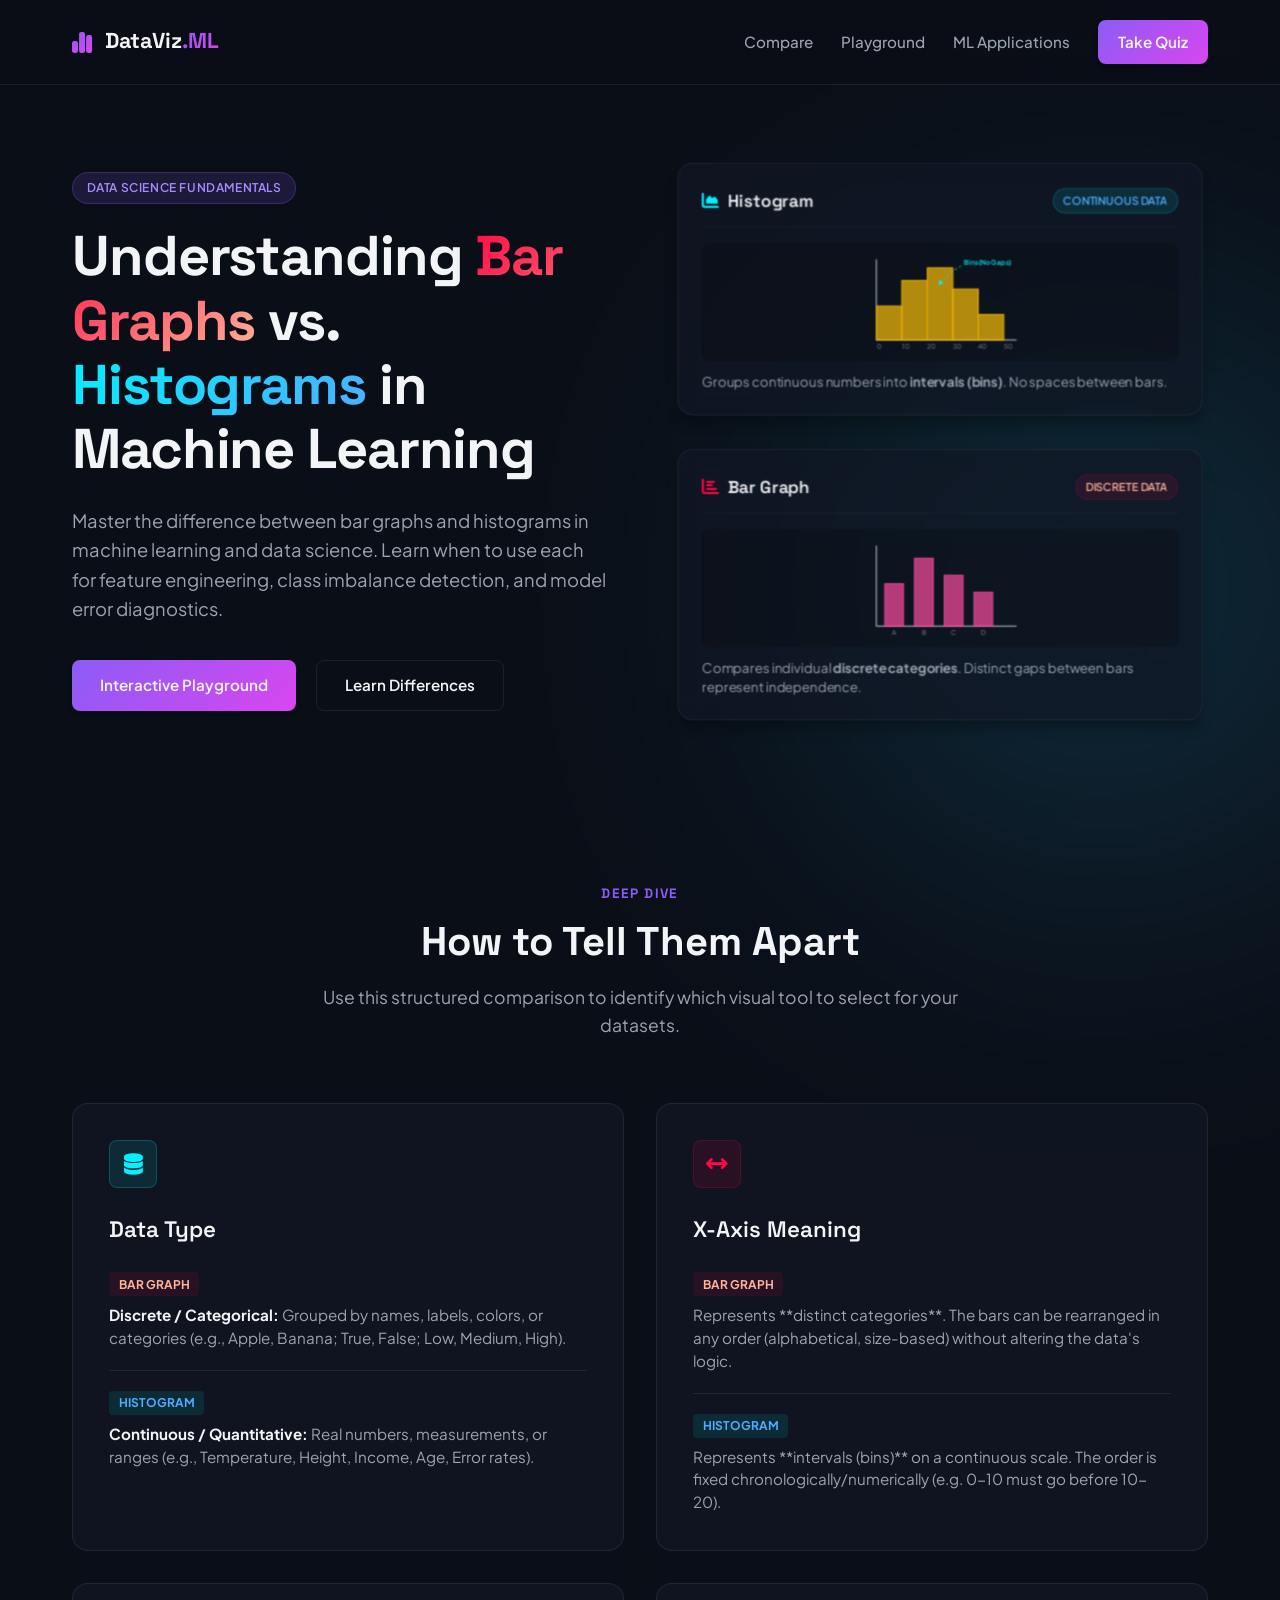
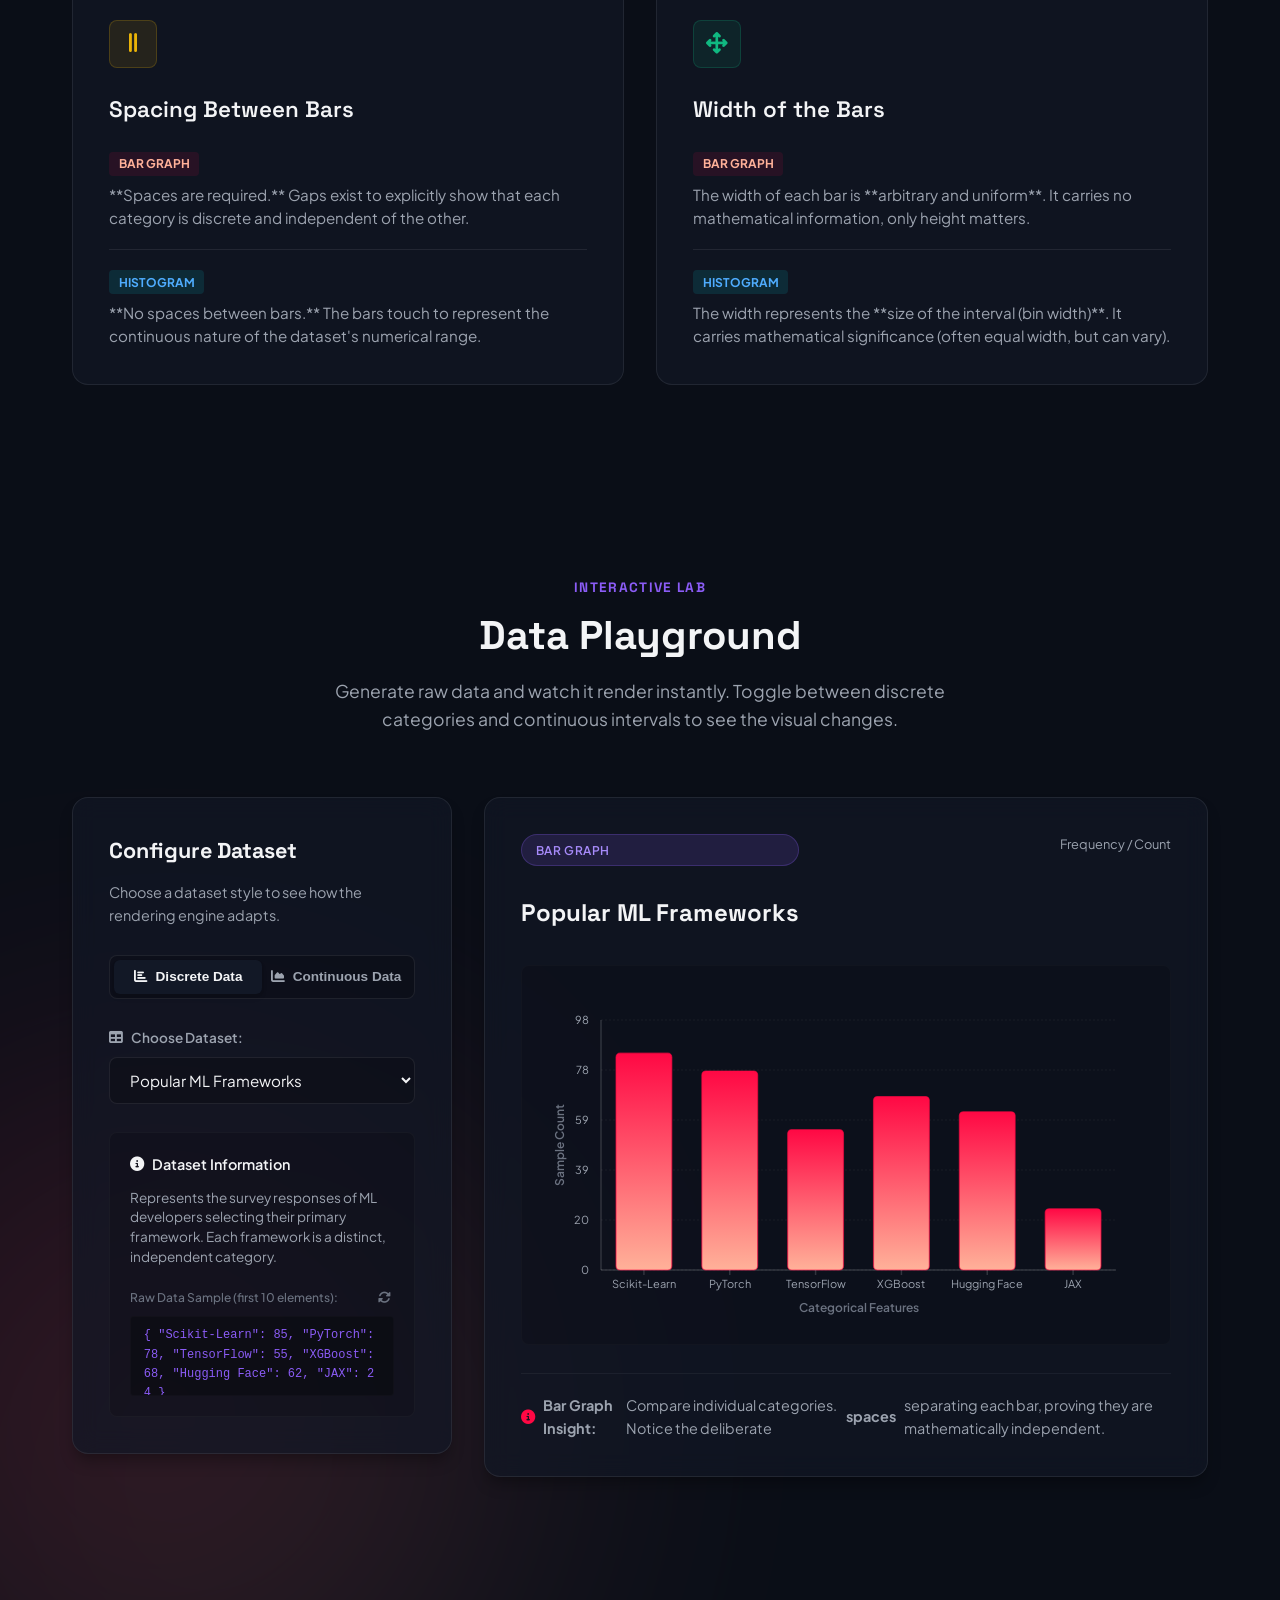
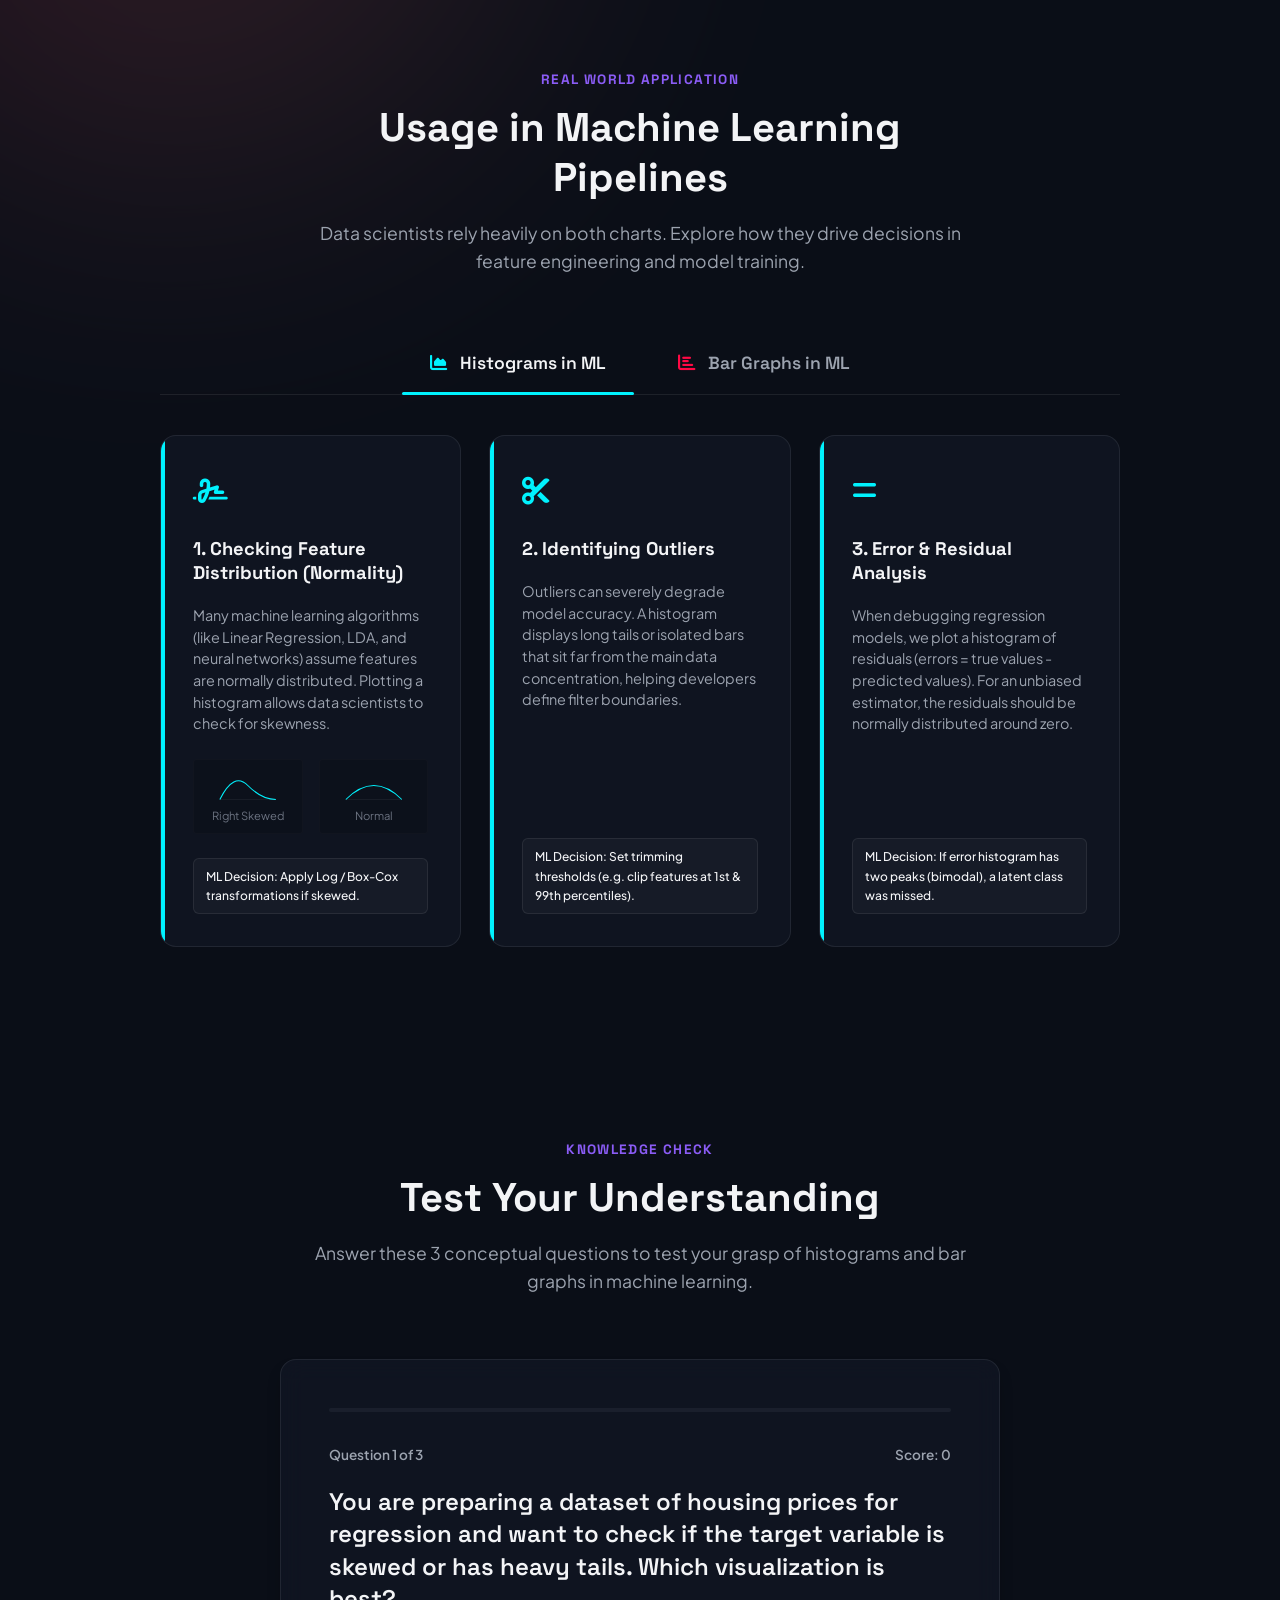
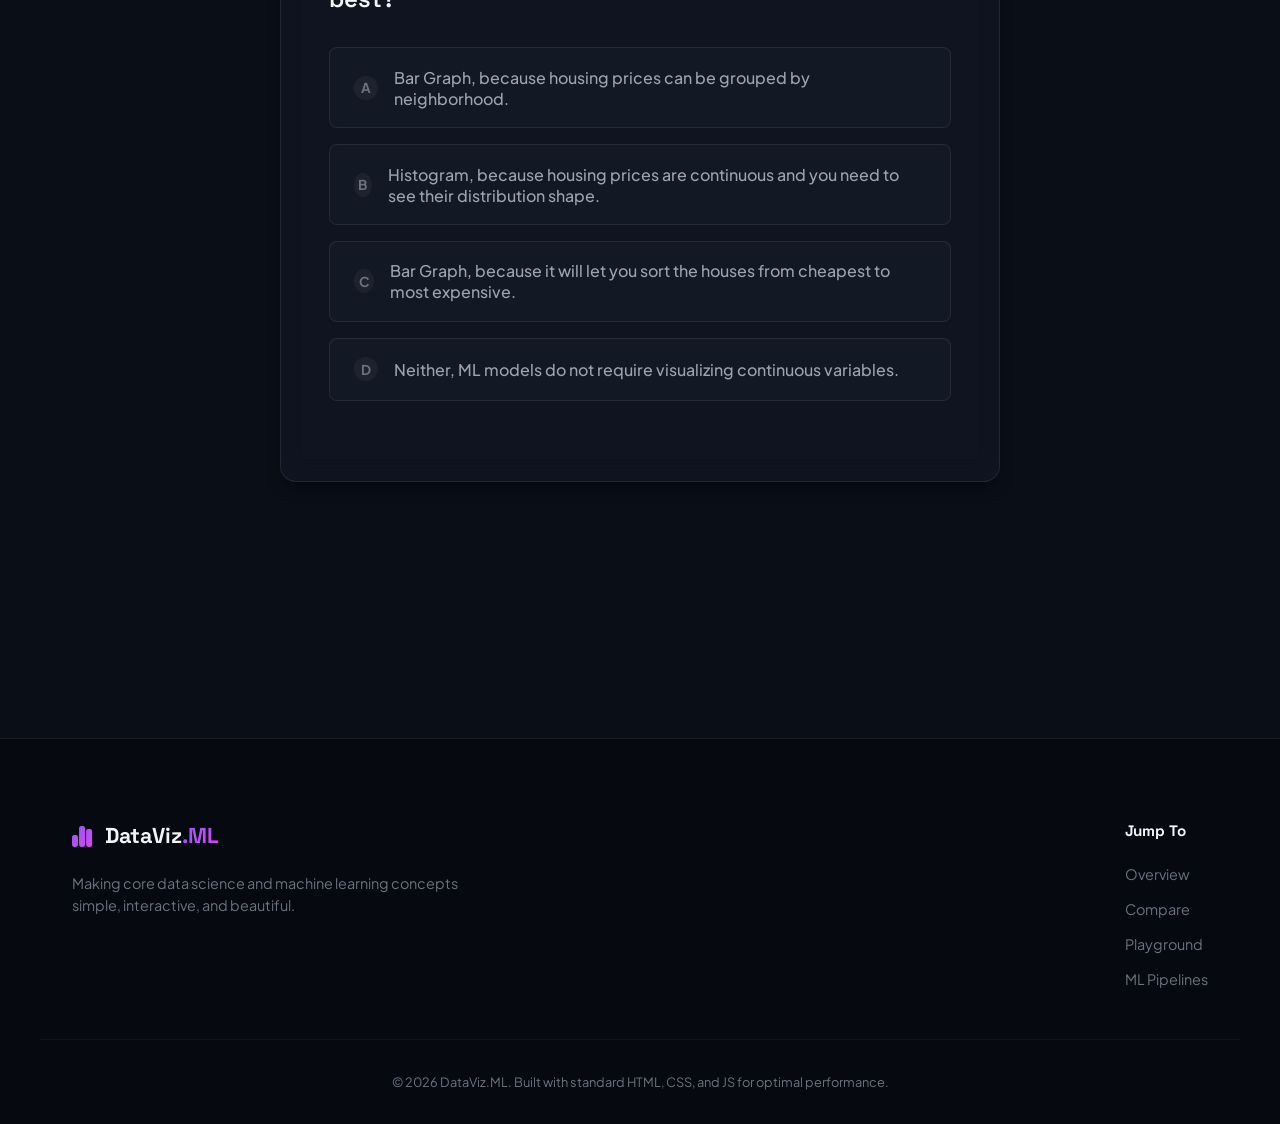
<file: index.html>
<!DOCTYPE html>
<html lang="en">
<head>
    <meta charset="UTF-8">
    <meta name="viewport" content="width=device-width, initial-scale=1.0">
    <title>Bar Graph vs. Histogram in Machine Learning: Interactive Guide</title>
    <!-- SEO Meta Tags -->
    <meta name="description" content="Master the difference between Bar Graphs and Histograms. Explore interactive datasets, adjust bin counts dynamically, and learn their roles in data science and ML pipelines.">
    <meta name="keywords" content="bar graph, histogram, machine learning, data science, feature engineering, residuals, class imbalance, data visualization, bins">
    <link rel="canonical" href="https://dataviz.ml/bar-vs-histogram">

    <!-- Open Graph / Facebook -->
    <meta property="og:type" content="website">
    <meta property="og:url" content="https://dataviz.ml/bar-vs-histogram">
    <meta property="og:title" content="Bar Graph vs. Histogram in Machine Learning: Interactive Guide">
    <meta property="og:description" content="Master the difference between Bar Graphs and Histograms. Explore interactive datasets, adjust bin counts dynamically, and learn their roles in data science and ML pipelines.">
    <meta property="og:image" content="https://dataviz.ml/assets/preview.png">

    <!-- Twitter -->
    <meta name="twitter:card" content="summary_large_image">
    <meta name="twitter:url" content="https://dataviz.ml/bar-vs-histogram">
    <meta name="twitter:title" content="Bar Graph vs. Histogram in Machine Learning: Interactive Guide">
    <meta name="twitter:description" content="Master the difference between Bar Graphs and Histograms. Explore interactive datasets, adjust bin counts dynamically, and learn their roles in data science and ML pipelines.">
    <meta name="twitter:image" content="https://dataviz.ml/assets/preview.png">

    <!-- JSON-LD Structured Data / Schema.org -->
    <script type="application/ld+json">
    {
      "@context": "https://schema.org",
      "@type": "TechArticle",
      "headline": "Bar Graph vs. Histogram in Machine Learning: Interactive Guide",
      "description": "An interactive comparison between Bar Graphs and Histograms, explaining their key differences and critical applications in feature engineering, residuals, and class imbalance in data science and ML.",
      "genre": "Data Science & Machine Learning Education",
      "keywords": "bar graph, histogram, machine learning, data science, feature engineering, residuals, class imbalance, bins, data visualization",
      "inLanguage": "en",
      "audience": {
        "@type": "Audience",
        "audienceType": "Data Scientists, Machine Learning Engineers, Students"
      },
      "educationalUse": "Interactive Learning Tool, Concept Guide",
      "learningResourceType": "Tutorial",
      "isAccessibleForFree": "True"
    }
    </script>

    <!-- Google Fonts -->
    <link rel="preconnect" href="https://fonts.googleapis.com">
    <link rel="preconnect" href="https://fonts.gstatic.com" crossorigin>
    <link href="https://fonts.googleapis.com/css2?family=Plus+Jakarta+Sans:wght@300;400;500;600;700;800&family=Space+Grotesk:wght@400;500;600;700&display=swap" rel="stylesheet">
    <!-- FontAwesome for Icons -->
    <link rel="stylesheet" href="https://cdnjs.cloudflare.com/ajax/libs/font-awesome/6.4.0/css/all.min.css">
    <!-- Stylesheet -->
    <link rel="stylesheet" href="style.css">
</head>
<body>
    <!-- Background glow elements for rich aesthetic -->
    <div class="glow-bg">
        <div class="glow-sphere glow-sphere-1"></div>
        <div class="glow-sphere glow-sphere-2"></div>
    </div>

    <!-- Header Navigation -->
    <header>
        <div class="nav-container">
            <a href="#" class="logo" id="logoLink">
                <span class="logo-icon"><i class="fa-solid fa-chart-simple"></i></span>
                <span class="logo-text">DataViz<span class="highlight">.ML</span></span>
            </a>
            <div class="nav-links">
                <a href="#comparison" class="nav-item" id="navCompare">Compare</a>
                <a href="#playground" class="nav-item" id="navPlayground">Playground</a>
                <a href="#machine-learning" class="nav-item" id="navML">ML Applications</a>
                <a href="#quiz-section" class="nav-item btn-cta" id="navQuiz">Take Quiz</a>
            </div>
        </div>
    </header>

    <main class="content-wrapper">
        <!-- Hero Section -->
        <section class="hero-section" id="hero">
            <div class="hero-content">
                <span class="badge" id="heroBadge">Data Science Fundamentals</span>
                <h1 id="mainTitle">Understanding <span class="text-grad-bar">Bar Graphs</span> vs. <span class="text-grad-hist">Histograms</span> in Machine Learning</h1>
                <p class="hero-description" id="heroDesc">
                    Master the difference between bar graphs and histograms in machine learning and data science. Learn when to use each for feature engineering, class imbalance detection, and model error diagnostics.
                </p>
                <div class="hero-actions">
                    <a href="#playground" class="btn btn-primary" id="btnExplore">Interactive Playground</a>
                    <a href="#comparison" class="btn btn-secondary" id="btnLearnDiff">Learn Differences</a>
                </div>
            </div>

            <!-- Hand-drawn style vs modern visual cards in hero -->
            <div class="hero-visual" id="heroVisual">
                <div class="card visual-card" id="cardHistogram">
                    <div class="card-header">
                        <span class="card-title"><i class="fa-solid fa-chart-area text-hist"></i> Histogram</span>
                        <span class="card-badge bg-hist-dim">Continuous Data</span>
                    </div>
                    <div class="card-body">
                        <!-- Hand-drawn yellow bar concept SVG -->
                        <div class="mini-chart-container">
                            <svg class="hand-drawn-svg" viewBox="0 0 200 120" id="svgHeroHist" role="img" aria-labelledby="svgHeroHistTitle svgHeroHistDesc">
                                <title id="svgHeroHistTitle">Histogram Concept Chart</title>
                                <desc id="svgHeroHistDesc">An educational diagram showing adjacent yellow bars over a continuous interval from 0 to 50, pointing to the bins without any spaces between them.</desc>
                                <line x1="25" y1="10" x2="25" y2="105" stroke="var(--text-secondary)" stroke-width="1.5" />
                                <line x1="25" y1="105" x2="190" y2="105" stroke="var(--text-secondary)" stroke-width="1.5" />
                                <!-- Handdrawn bars (adjacent, yellow) -->
                                <rect x="25" y="65" width="30" height="40" class="bar-hist-hand" />
                                <rect x="55" y="35" width="30" height="70" class="bar-hist-hand" />
                                <rect x="85" y="20" width="30" height="85" class="bar-hist-hand" />
                                <rect x="115" y="45" width="30" height="60" class="bar-hist-hand" />
                                <rect x="145" y="75" width="30" height="30" class="bar-hist-hand" />
                                <!-- Interval markers -->
                                <text x="25" y="115" class="svg-label">0</text>
                                <text x="55" y="115" class="svg-label">10</text>
                                <text x="85" y="115" class="svg-label">20</text>
                                <text x="115" y="115" class="svg-label">30</text>
                                <text x="145" y="115" class="svg-label">40</text>
                                <text x="175" y="115" class="svg-label">50</text>
                                <!-- Arrow pointing to Bins -->
                                <path d="M 125,18 Q 115,22 100,38" fill="none" stroke="var(--color-hist)" stroke-width="1" stroke-dasharray="3,3" marker-end="url(#arrow)" />
                                <text x="128" y="16" class="svg-annotation text-hist">Bins (No Gaps)</text>
                                <!-- Arrow marker -->
                                <defs>
                                    <marker id="arrow" viewBox="0 0 10 10" refX="5" refY="5" markerWidth="6" markerHeight="6" orient="auto-start-reverse">
                                        <path d="M 0 0 L 10 5 L 0 10 z" fill="var(--color-hist)" />
                                    </marker>
                                </defs>
                            </svg>
                        </div>
                        <p class="card-caption">Groups continuous numbers into <strong>intervals (bins)</strong>. No spaces between bars.</p>
                    </div>
                </div>

                <div class="card visual-card" id="cardBarGraph">
                    <div class="card-header">
                        <span class="card-title"><i class="fa-solid fa-chart-bar text-bar"></i> Bar Graph</span>
                        <span class="card-badge bg-bar-dim">Discrete Data</span>
                    </div>
                    <div class="card-body">
                        <!-- Hand-drawn pink bar concept SVG -->
                        <div class="mini-chart-container">
                            <svg class="hand-drawn-svg" viewBox="0 0 200 120" id="svgHeroBar" role="img" aria-labelledby="svgHeroBarTitle svgHeroBarDesc">
                                <title id="svgHeroBarTitle">Bar Graph Concept Chart</title>
                                <desc id="svgHeroBarDesc">An educational diagram showing spaced pink bars representing independent categories A, B, C, and D with spaces between them.</desc>
                                <line x1="25" y1="10" x2="25" y2="105" stroke="var(--text-secondary)" stroke-width="1.5" />
                                <line x1="25" y1="105" x2="190" y2="105" stroke="var(--text-secondary)" stroke-width="1.5" />
                                <!-- Spaced bars (pink) -->
                                <rect x="35" y="55" width="22" height="50" class="bar-bar-hand" />
                                <rect x="70" y="25" width="22" height="80" class="bar-bar-hand" />
                                <rect x="105" y="45" width="22" height="60" class="bar-bar-hand" />
                                <rect x="140" y="65" width="22" height="40" class="bar-bar-hand" />
                                <!-- Category labels -->
                                <text x="46" y="115" class="svg-label" text-anchor="middle">A</text>
                                <text x="81" y="115" class="svg-label" text-anchor="middle">B</text>
                                <text x="116" y="115" class="svg-label" text-anchor="middle">C</text>
                                <text x="151" y="115" class="svg-label" text-anchor="middle">D</text>

                            </svg>
                        </div>
                        <p class="card-caption">Compares individual <strong>discrete categories</strong>. Distinct gaps between bars represent independence.</p>
                    </div>
                </div>
            </div>
        </section>

        <!-- Core Comparison Section -->
        <section class="comparison-section section-padding" id="comparison">
            <div class="section-header">
                <span class="section-tag" id="compareTag">Deep Dive</span>
                <h2 class="section-title" id="compareTitle">How to Tell Them Apart</h2>
                <p class="section-subtitle" id="compareSubtitle">Use this structured comparison to identify which visual tool to select for your datasets.</p>
            </div>

            <div class="grid-comparison">
                <!-- Data Types -->
                <div class="comparison-card">
                    <div class="comp-icon bg-blue-glow"><i class="fa-solid fa-database"></i></div>
                    <h3>Data Type</h3>
                    <div class="comp-detail">
                        <div class="comp-item">
                            <span class="comp-label bar-label">Bar Graph</span>
                            <p><strong>Discrete / Categorical:</strong> Grouped by names, labels, colors, or categories (e.g., Apple, Banana; True, False; Low, Medium, High).</p>
                        </div>
                        <div class="comp-divider"></div>
                        <div class="comp-item">
                            <span class="comp-label hist-label">Histogram</span>
                            <p><strong>Continuous / Quantitative:</strong> Real numbers, measurements, or ranges (e.g., Temperature, Height, Income, Age, Error rates).</p>
                        </div>
                    </div>
                </div>

                <!-- X-Axis Representation -->
                <div class="comparison-card">
                    <div class="comp-icon bg-pink-glow"><i class="fa-solid fa-arrows-left-right"></i></div>
                    <h3>X-Axis Meaning</h3>
                    <div class="comp-detail">
                        <div class="comp-item">
                            <span class="comp-label bar-label">Bar Graph</span>
                            <p>Represents **distinct categories**. The bars can be rearranged in any order (alphabetical, size-based) without altering the data's logic.</p>
                        </div>
                        <div class="comp-divider"></div>
                        <div class="comp-item">
                            <span class="comp-label hist-label">Histogram</span>
                            <p>Represents **intervals (bins)** on a continuous scale. The order is fixed chronologically/numerically (e.g. 0-10 must go before 10-20).</p>
                        </div>
                    </div>
                </div>

                <!-- Spacing & Layout -->
                <div class="comparison-card">
                    <div class="comp-icon bg-yellow-glow"><i class="fa-solid fa-grip-lines-vertical"></i></div>
                    <h3>Spacing Between Bars</h3>
                    <div class="comp-detail">
                        <div class="comp-item">
                            <span class="comp-label bar-label">Bar Graph</span>
                            <p>**Spaces are required.** Gaps exist to explicitly show that each category is discrete and independent of the other.</p>
                        </div>
                        <div class="comp-divider"></div>
                        <div class="comp-item">
                            <span class="comp-label hist-label">Histogram</span>
                            <p>**No spaces between bars.** The bars touch to represent the continuous nature of the dataset's numerical range.</p>
                        </div>
                    </div>
                </div>

                <!-- Bar Width Meaning -->
                <div class="comparison-card">
                    <div class="comp-icon bg-green-glow"><i class="fa-solid fa-arrows-up-down-left-right"></i></div>
                    <h3>Width of the Bars</h3>
                    <div class="comp-detail">
                        <div class="comp-item">
                            <span class="comp-label bar-label">Bar Graph</span>
                            <p>The width of each bar is **arbitrary and uniform**. It carries no mathematical information, only height matters.</p>
                        </div>
                        <div class="comp-divider"></div>
                        <div class="comp-item">
                            <span class="comp-label hist-label">Histogram</span>
                            <p>The width represents the **size of the interval (bin width)**. It carries mathematical significance (often equal width, but can vary).</p>
                        </div>
                    </div>
                </div>
            </div>
        </section>

        <!-- Dynamic Playground Section -->
        <section class="playground-section section-padding" id="playground">
            <div class="section-header">
                <span class="section-tag" id="playTag">Interactive Lab</span>
                <h2 class="section-title" id="playTitle">Data Playground</h2>
                <p class="section-subtitle" id="playSubtitle">Generate raw data and watch it render instantly. Toggle between discrete categories and continuous intervals to see the visual changes.</p>
            </div>

            <div class="playground-layout">
                <!-- Sidebar Controls -->
                <div class="playground-controls card">
                    <h3>Configure Dataset</h3>
                    <p class="controls-intro">Choose a dataset style to see how the rendering engine adapts.</p>
                    
                    <div class="toggle-group">
                        <button class="toggle-btn active" id="btnSelectDiscrete" data-type="discrete">
                            <i class="fa-solid fa-chart-bar"></i> Discrete Data
                        </button>
                        <button class="toggle-btn" id="btnSelectContinuous" data-type="continuous">
                            <i class="fa-solid fa-chart-area"></i> Continuous Data
                        </button>
                    </div>

                    <!-- Dataset Selection Dropdown -->
                    <div class="control-field">
                        <label for="selectDataset"><i class="fa-solid fa-table"></i> Choose Dataset:</label>
                        <select id="selectDataset" class="select-dropdown">
                            <!-- Options populated dynamically by script.js -->
                        </select>
                    </div>

                    <!-- Histogram Bins Config (Hidden for Discrete) -->
                    <div class="control-field" id="binControlContainer" style="display: none;">
                        <div class="slider-header">
                            <label for="inputBins"><i class="fa-solid fa-sliders"></i> Histogram Bins:</label>
                            <span class="slider-value" id="binCountDisplay">8</span>
                        </div>
                        <input type="range" id="inputBins" min="4" max="20" value="8" class="custom-slider">
                        <p class="slider-help">Changing the bin count groups values into wider or narrower ranges, altering the histogram shape.</p>
                    </div>

                    <!-- Dataset Metadata -->
                    <div class="dataset-info">
                        <h4><i class="fa-solid fa-circle-info"></i> Dataset Information</h4>
                        <p id="txtDatasetDesc">Loading dataset description...</p>
                        <div class="data-preview">
                            <div class="preview-header">
                                <span>Raw Data Sample (first 10 elements):</span>
                                <button class="btn-icon" id="btnRegenerateData" title="Regenerate random values"><i class="fa-solid fa-rotate"></i></button>
                            </div>
                            <code id="txtDataSample">[Loading...]</code>
                        </div>
                    </div>
                </div>

                <!-- Active Visual Chart Canvas -->
                <div class="playground-display card">
                    <div class="display-header">
                        <div class="active-chart-type">
                            <span class="badge" id="chartTypeBadge">Bar Graph</span>
                            <h3 id="chartTitle">Dataset Title</h3>
                        </div>
                        <div class="chart-legend">
                            <span class="legend-item"><span class="legend-dot" id="legendDot"></span> Frequency / Count</span>
                        </div>
                    </div>

                    <div class="chart-canvas-wrapper">
                        <!-- Custom SVG Chart generated dynamically -->
                        <div id="interactiveChartContainer" class="interactive-chart">
                            <!-- SVG will be injected here -->
                        </div>
                    </div>

                    <div class="chart-footer">
                        <p class="chart-insight-text" id="chartExplanation">
                            Hover over any bar to inspect specific values.
                        </p>
                    </div>
                </div>
            </div>
        </section>

        <!-- Machine Learning Applications -->
        <section class="ml-section section-padding" id="machine-learning">
            <div class="section-header">
                <span class="section-tag" id="mlTag">Real World Application</span>
                <h2 class="section-title" id="mlTitle">Usage in Machine Learning Pipelines</h2>
                <p class="section-subtitle" id="mlSubtitle">Data scientists rely heavily on both charts. Explore how they drive decisions in feature engineering and model training.</p>
            </div>

            <!-- Modern Tabs -->
            <div class="tab-container">
                <div class="tab-headers">
                    <button class="tab-btn active" id="tabHistBtn" data-target="tab-hist">
                        <i class="fa-solid fa-chart-area text-hist"></i> Histograms in ML
                    </button>
                    <button class="tab-btn" id="tabBarBtn" data-target="tab-bar">
                        <i class="fa-solid fa-chart-bar text-bar"></i> Bar Graphs in ML
                    </button>
                </div>

                <div class="tab-content-wrapper">
                    <!-- Histograms Tab -->
                    <div class="tab-content active" id="tab-hist">
                        <div class="ml-usecase-grid">
                            <div class="usecase-card">
                                <div class="uc-icon"><i class="fa-solid fa-signature"></i></div>
                                <h4>1. Checking Feature Distribution (Normality)</h4>
                                <p>Many machine learning algorithms (like Linear Regression, LDA, and neural networks) assume features are normally distributed. Plotting a histogram allows data scientists to check for skewness.</p>
                                <div class="skew-visuals">
                                    <div class="skew-box">
                                        <svg viewBox="0 0 100 50" class="mini-skew-svg">
                                            <path d="M 10 45 Q 30 5, 50 25 T 90 45" fill="none" stroke="var(--color-hist)" stroke-width="1.5"/>
                                            <line x1="10" y1="45" x2="90" y2="45" stroke="var(--border-color)"/>
                                        </svg>
                                        <span>Right Skewed</span>
                                    </div>
                                    <div class="skew-box">
                                        <svg viewBox="0 0 100 50" class="mini-skew-svg">
                                            <path d="M 10 45 Q 50 5, 90 45" fill="none" stroke="var(--color-hist)" stroke-width="1.5"/>
                                            <line x1="10" y1="45" x2="90" y2="45" stroke="var(--border-color)"/>
                                        </svg>
                                        <span>Normal</span>
                                    </div>
                                </div>
                                <span class="action-badge">ML Decision: Apply Log / Box-Cox transformations if skewed.</span>
                            </div>

                            <div class="usecase-card">
                                <div class="uc-icon"><i class="fa-solid fa-scissors"></i></div>
                                <h4>2. Identifying Outliers</h4>
                                <p>Outliers can severely degrade model accuracy. A histogram displays long tails or isolated bars that sit far from the main data concentration, helping developers define filter boundaries.</p>
                                <span class="action-badge">ML Decision: Set trimming thresholds (e.g. clip features at 1st & 99th percentiles).</span>
                            </div>

                            <div class="usecase-card">
                                <div class="uc-icon"><i class="fa-solid fa-equals"></i></div>
                                <h4>3. Error & Residual Analysis</h4>
                                <p>When debugging regression models, we plot a histogram of residuals (errors = true values - predicted values). For an unbiased estimator, the residuals should be normally distributed around zero.</p>
                                <span class="action-badge">ML Decision: If error histogram has two peaks (bimodal), a latent class was missed.</span>
                            </div>
                        </div>
                    </div>

                    <!-- Bar Graphs Tab -->
                    <div class="tab-content" id="tab-bar">
                        <div class="ml-usecase-grid">
                            <div class="usecase-card">
                                <div class="uc-icon"><i class="fa-solid fa-list-check"></i></div>
                                <h4>1. Class Imbalance Detection</h4>
                                <p>For classification tasks (e.g., fraud detection), a bar graph plots the frequency of targets. A massive difference in bar heights shows a severe class imbalance, requiring mitigation.</p>
                                <div class="imbalance-visual">
                                    <div class="imb-bar bg-bar" style="height: 45px; width: 15px;" title="Majority Class"></div>
                                    <div class="imb-bar bg-bar" style="height: 8px; width: 15px;" title="Minority Class"></div>
                                    <span class="imb-text">Majority vs Minority Class</span>
                                </div>
                                <span class="action-badge">ML Decision: Implement SMOTE, class-weight adjustment, or downsampling.</span>
                            </div>

                            <div class="usecase-card">
                                <div class="uc-icon"><i class="fa-solid fa-lightbulb"></i></div>
                                <h4>2. Feature Importance Evaluation</h4>
                                <p>After training a Random Forest or Gradient Boosting model, we plot a horizontal or vertical bar graph of feature importance scores to explain which variables drive predictions.</p>
                                <span class="action-badge">ML Decision: Drop features with negligible bars to simplify the model.</span>
                            </div>

                            <div class="usecase-card">
                                <div class="uc-icon"><i class="fa-solid fa-gauge-high"></i></div>
                                <h4>3. Model Performance Comparison</h4>
                                <p>Bar graphs are the standard visual representation used to compare key evaluation metrics (Accuracy, ROC-AUC, F1-Score) across multiple candidate algorithms (e.g., SVM vs. Random Forest vs. XGBoost).</p>
                                <span class="action-badge">ML Decision: Select the algorithm with the tallest bar while avoiding overfitting.</span>
                            </div>
                        </div>
                    </div>
                </div>
            </div>
        </section>

        <!-- Interactive Quiz Section -->
        <section class="quiz-section section-padding" id="quiz-section">
            <div class="section-header">
                <span class="section-tag" id="quizTag">Knowledge Check</span>
                <h2 class="section-title" id="quizTitle">Test Your Understanding</h2>
                <p class="section-subtitle" id="quizSubtitle">Answer these 3 conceptual questions to test your grasp of histograms and bar graphs in machine learning.</p>
            </div>

            <div class="quiz-container card" id="quizCard">
                <!-- Quiz Area -->
                <div id="quizPlayArea">
                    <div class="quiz-progress-bar">
                        <div class="progress-fill" id="quizProgressFill" style="width: 0%"></div>
                    </div>
                    
                    <div class="quiz-meta">
                        <span class="quiz-question-num" id="lblQuestionNumber">Question 1 of 3</span>
                        <span class="quiz-score-counter" id="lblCurrentScore">Score: 0</span>
                    </div>

                    <h3 class="quiz-question" id="txtQuestionText">Loading Question...</h3>

                    <div class="quiz-options" id="containerQuizOptions">
                        <!-- Options injected dynamically by script.js -->
                    </div>

                    <div class="quiz-feedback-box hidden" id="boxQuizFeedback">
                        <div class="feedback-icon" id="iconQuizFeedback"><i class="fa-solid fa-circle-check"></i></div>
                        <div class="feedback-text-content">
                            <h4 id="txtFeedbackTitle">Correct!</h4>
                            <p id="txtFeedbackDesc">Explanation goes here.</p>
                        </div>
                    </div>

                    <div class="quiz-actions">
                        <button class="btn btn-primary hidden" id="btnNextQuestion">Next Question <i class="fa-solid fa-arrow-right"></i></button>
                    </div>
                </div>

                <!-- Results Screen (Hidden initially) -->
                <div id="quizResultArea" class="hidden text-center">
                    <div class="result-celebration">
                        <i class="fa-solid fa-trophy trophy-icon"></i>
                    </div>
                    <h2>Quiz Completed!</h2>
                    <p class="result-score-desc">You scored <strong id="txtFinalScore">3 out of 3</strong>!</p>
                    <p id="txtResultVerdict">Outstanding! You have a solid grasp of this visualization concept.</p>
                    <button class="btn btn-primary" id="btnRestartQuiz"><i class="fa-solid fa-rotate-left"></i> Try Again</button>
                </div>
            </div>
        </section>
    </main>

    <!-- Footer -->
    <footer>
        <div class="footer-container">
            <div class="footer-branding">
                <a href="#" class="logo">
                    <span class="logo-icon"><i class="fa-solid fa-chart-simple"></i></span>
                    <span class="logo-text">DataViz<span class="highlight">.ML</span></span>
                </a>
                <p>Making core data science and machine learning concepts simple, interactive, and beautiful.</p>
            </div>
            <div class="footer-links">
                <h4>Jump To</h4>
                <a href="#hero">Overview</a>
                <a href="#comparison">Compare</a>
                <a href="#playground">Playground</a>
                <a href="#machine-learning">ML Pipelines</a>
            </div>
        </div>
        <div class="footer-bottom">
            <p>&copy; 2026 DataViz.ML. Built with standard HTML, CSS, and JS for optimal performance.</p>
        </div>
    </footer>

    <!-- Script file -->
    <script src="script.js"></script>
</body>
</html>
</file>
<file: style.css>
/* -------------------------------------------------------------
 * Custom Stylesheet: Bar Graph vs. Histogram comparison site
 * Features: Dark Mode, Neon Highlights, Glassmorphism, Micro-interactions
 * ------------------------------------------------------------- */

/* Variables & Theme Tokens */
:root {
    --bg-primary: #0a0e17;
    --bg-secondary: #121826;
    --bg-glass: rgba(18, 24, 38, 0.7);
    --border-color: rgba(255, 255, 255, 0.08);
    --border-color-hover: rgba(255, 255, 255, 0.15);
    
    /* Text colors */
    --text-primary: #f3f4f6;
    --text-secondary: #9ca3af;
    --text-muted: #6b7280;
    
    /* Concept Colors & Gradients */
    --color-bar: #ff0844;
    --color-bar-secondary: #ffb199;
    --color-bar-glow: rgba(255, 8, 68, 0.35);
    --bg-bar-dim: rgba(255, 8, 68, 0.1);
    --grad-bar: linear-gradient(135deg, #ff0844 0%, #ffb199 100%);
    
    --color-hist: #00f2fe;
    --color-hist-secondary: #4facfe;
    --color-hist-glow: rgba(0, 242, 254, 0.35);
    --bg-hist-dim: rgba(0, 242, 254, 0.1);
    --grad-hist: linear-gradient(135deg, #00f2fe 0%, #4facfe 100%);
    
    /* General Accent Colors */
    --color-accent: #8b5cf6;
    --grad-accent: linear-gradient(135deg, #8b5cf6 0%, #d946ef 100%);
    --color-success: #10b981;
    --color-error: #ef4444;
    
    /* Layout & Animation values */
    --border-radius-sm: 8px;
    --border-radius-md: 16px;
    --border-radius-lg: 24px;
    --shadow-sm: 0 4px 6px -1px rgba(0, 0, 0, 0.1), 0 2px 4px -1px rgba(0, 0, 0, 0.06);
    --shadow-md: 0 10px 15px -3px rgba(0, 0, 0, 0.3), 0 4px 6px -2px rgba(0, 0, 0, 0.05);
    --shadow-glow-bar: 0 0 20px rgba(255, 8, 68, 0.25);
    --shadow-glow-hist: 0 0 20px rgba(0, 242, 254, 0.25);
    --shadow-glow-accent: 0 0 20px rgba(139, 92, 246, 0.25);
    --transition-fast: 0.2s cubic-bezier(0.4, 0, 0.2, 1);
    --transition-normal: 0.35s cubic-bezier(0.4, 0, 0.2, 1);
}

/* Global Reset & Base */
* {
    margin: 0;
    padding: 0;
    box-sizing: border-box;
}

html {
    scroll-behavior: smooth;
    font-size: 16px;
}

body {
    background-color: var(--bg-primary);
    color: var(--text-primary);
    font-family: 'Plus Jakarta Sans', sans-serif;
    line-height: 1.6;
    overflow-x: hidden;
    position: relative;
}

/* Glow Background Effects */
.glow-bg {
    position: absolute;
    top: 0;
    left: 0;
    width: 100%;
    height: 100%;
    z-index: -1;
    overflow: hidden;
    pointer-events: none;
}

.glow-sphere {
    position: absolute;
    border-radius: 50%;
    filter: blur(140px);
    opacity: 0.15;
}

.glow-sphere-1 {
    top: 5%;
    right: -10%;
    width: 600px;
    height: 600px;
    background: var(--grad-hist);
    animation: pulse-glow 15s infinite alternate;
}

.glow-sphere-2 {
    top: 45%;
    left: -15%;
    width: 700px;
    height: 700px;
    background: var(--grad-bar);
    animation: pulse-glow 20s infinite alternate-reverse;
}

@keyframes pulse-glow {
    0% {
        transform: translate(0, 0) scale(1);
        opacity: 0.12;
    }
    100% {
        transform: translate(50px, 30px) scale(1.15);
        opacity: 0.2;
    }
}

/* Header & Navigation */
header {
    position: fixed;
    top: 0;
    left: 0;
    width: 100%;
    z-index: 100;
    background: rgba(10, 14, 23, 0.8);
    backdrop-filter: blur(16px);
    -webkit-backdrop-filter: blur(16px);
    border-bottom: 1px solid var(--border-color);
    transition: var(--transition-fast);
}

.nav-container {
    max-width: 1200px;
    margin: 0 auto;
    padding: 1.25rem 2rem;
    display: flex;
    justify-content: space-between;
    align-items: center;
}

.logo {
    display: flex;
    align-items: center;
    gap: 0.75rem;
    text-decoration: none;
    font-family: 'Space Grotesk', sans-serif;
    font-weight: 700;
    font-size: 1.35rem;
    color: var(--text-primary);
    transition: var(--transition-fast);
}

.logo:hover {
    transform: translateY(-1px);
}

.logo-icon {
    font-size: 1.5rem;
    background: var(--grad-accent);
    -webkit-background-clip: text;
    -webkit-text-fill-color: transparent;
    display: flex;
    align-items: center;
    justify-content: center;
}

.logo-text .highlight {
    background: var(--grad-accent);
    -webkit-background-clip: text;
    -webkit-text-fill-color: transparent;
}

.nav-links {
    display: flex;
    align-items: center;
    gap: 1.75rem;
}

.nav-item {
    text-decoration: none;
    color: var(--text-secondary);
    font-size: 0.95rem;
    font-weight: 500;
    transition: var(--transition-fast);
    position: relative;
    padding: 0.25rem 0;
}

.nav-item:hover {
    color: var(--text-primary);
}

.nav-item::after {
    content: '';
    position: absolute;
    bottom: 0;
    left: 0;
    width: 0;
    height: 2px;
    background: var(--grad-accent);
    transition: var(--transition-fast);
}

.nav-item:hover::after {
    width: 100%;
}

.btn-cta {
    background: var(--grad-accent);
    color: var(--text-primary) !important;
    padding: 0.6rem 1.25rem;
    border-radius: var(--border-radius-sm);
    font-weight: 600;
    transition: var(--transition-fast);
    border: none;
    box-shadow: var(--shadow-sm);
}

.btn-cta::after {
    display: none;
}

.btn-cta:hover {
    transform: translateY(-2px);
    box-shadow: var(--shadow-glow-accent);
    filter: brightness(1.1);
}

/* Base Layout Containers */
.content-wrapper {
    max-width: 1200px;
    margin: 0 auto;
    padding: 8rem 2rem 4rem;
}

/* Badges & Accents */
.badge {
    display: inline-block;
    padding: 0.35rem 0.85rem;
    border-radius: 50px;
    font-size: 0.75rem;
    font-weight: 600;
    letter-spacing: 0.05em;
    text-transform: uppercase;
    background: rgba(139, 92, 246, 0.15);
    color: #a78bfa;
    border: 1px solid rgba(139, 92, 246, 0.25);
    margin-bottom: 1.25rem;
}

.bg-bar-dim {
    background: var(--bg-bar-dim);
    color: var(--color-bar-secondary);
    border: 1px solid rgba(255, 8, 68, 0.2);
}

.bg-hist-dim {
    background: var(--bg-hist-dim);
    color: var(--color-hist-secondary);
    border: 1px solid rgba(0, 242, 254, 0.2);
}

.text-grad-bar {
    background: var(--grad-bar);
    -webkit-background-clip: text;
    -webkit-text-fill-color: transparent;
    font-weight: 800;
}

.text-grad-hist {
    background: var(--grad-hist);
    -webkit-background-clip: text;
    -webkit-text-fill-color: transparent;
    font-weight: 800;
}

.text-bar { color: var(--color-bar); fill: var(--color-bar); }
.text-hist { color: var(--color-hist); fill: var(--color-hist); }

/* Common Section Styles */
.section-padding {
    padding: 6rem 0;
}

.section-header {
    text-align: center;
    max-width: 700px;
    margin: 0 auto 4rem;
}

.section-tag {
    font-family: 'Space Grotesk', sans-serif;
    color: var(--color-accent);
    text-transform: uppercase;
    font-weight: 700;
    font-size: 0.85rem;
    letter-spacing: 0.1em;
    display: block;
    margin-bottom: 0.75rem;
}

.section-title {
    font-family: 'Space Grotesk', sans-serif;
    font-size: 2.5rem;
    font-weight: 700;
    line-height: 1.25;
    margin-bottom: 1rem;
}

.section-subtitle {
    color: var(--text-secondary);
    font-size: 1.1rem;
}

/* Card Styling - Glassmorphism */
.card {
    background: var(--bg-glass);
    border: 1px solid var(--border-color);
    border-radius: var(--border-radius-md);
    box-shadow: var(--shadow-md);
    backdrop-filter: blur(12px);
    -webkit-backdrop-filter: blur(12px);
    transition: border-color var(--transition-fast), transform var(--transition-normal), box-shadow var(--transition-normal);
}

.card:hover {
    border-color: var(--border-color-hover);
}

/* Buttons */
.btn {
    display: inline-flex;
    align-items: center;
    justify-content: center;
    padding: 0.8rem 1.75rem;
    border-radius: var(--border-radius-sm);
    font-weight: 600;
    text-decoration: none;
    font-size: 0.95rem;
    transition: var(--transition-fast);
    cursor: pointer;
    border: none;
}

.btn-primary {
    background: var(--grad-accent);
    color: var(--text-primary);
    box-shadow: var(--shadow-sm);
}

.btn-primary:hover {
    transform: translateY(-2px);
    box-shadow: var(--shadow-glow-accent);
    filter: brightness(1.1);
}

.btn-secondary {
    background: transparent;
    color: var(--text-primary);
    border: 1px solid var(--border-color);
}

.btn-secondary:hover {
    background: rgba(255, 255, 255, 0.04);
    border-color: var(--border-color-hover);
    transform: translateY(-2px);
}

/* -------------------------------------------------------------
 * HERO SECTION
 * ------------------------------------------------------------- */
.hero-section {
    display: grid;
    grid-template-columns: 1fr 1fr;
    gap: 4rem;
    align-items: center;
    padding: 2rem 0 4rem;
}

.hero-content h1 {
    font-family: 'Space Grotesk', sans-serif;
    font-size: 3.5rem;
    font-weight: 800;
    line-height: 1.15;
    margin-bottom: 1.5rem;
    letter-spacing: -0.02em;
}

.hero-description {
    color: var(--text-secondary);
    font-size: 1.15rem;
    margin-bottom: 2.25rem;
    max-width: 540px;
}

.hero-actions {
    display: flex;
    gap: 1.25rem;
}

.hero-visual {
    display: grid;
    grid-template-columns: 1fr;
    gap: 1.75rem;
}

/* Mini Cards inside Hero */
.visual-card {
    padding: 1.5rem;
    transform: scale(0.98);
}

.card-header {
    display: flex;
    justify-content: space-between;
    align-items: center;
    margin-bottom: 1rem;
    border-bottom: 1px solid rgba(255, 255, 255, 0.05);
    padding-bottom: 0.75rem;
}

.card-title {
    font-family: 'Space Grotesk', sans-serif;
    font-weight: 600;
    font-size: 1.1rem;
    display: flex;
    align-items: center;
    gap: 0.5rem;
}

.card-badge {
    font-size: 0.7rem;
    padding: 0.2rem 0.6rem;
    border-radius: 50px;
    font-weight: 600;
    text-transform: uppercase;
}

.mini-chart-container {
    height: 120px;
    display: flex;
    align-items: center;
    justify-content: center;
    background: rgba(0, 0, 0, 0.2);
    border-radius: var(--border-radius-sm);
    padding: 0.5rem;
    margin-bottom: 0.75rem;
}

.card-caption {
    font-size: 0.85rem;
    color: var(--text-secondary);
    line-height: 1.4;
}

/* Handdrawn SVG Concept elements (Styled like the user's drawing) */
.hand-drawn-svg {
    width: 100%;
    height: 100%;
}

.svg-label {
    fill: var(--text-muted);
    font-size: 8px;
    font-family: 'Plus Jakarta Sans', sans-serif;
    font-weight: 500;
}

.svg-annotation {
    font-size: 8px;
    font-family: 'Plus Jakarta Sans', sans-serif;
    font-weight: 600;
}

/* Yellow continuous histogram bars */
.bar-hist-hand {
    fill: rgba(234, 179, 8, 0.75);
    stroke: #eab308;
    stroke-width: 1.2;
    transition: fill var(--transition-fast);
}

.bar-hist-hand:hover {
    fill: rgba(234, 179, 8, 0.95);
}

/* Pink discrete spaced bar-graph bars */
.bar-bar-hand {
    fill: rgba(236, 72, 153, 0.75);
    stroke: #ec4899;
    stroke-width: 1.2;
    transition: fill var(--transition-fast);
}

.bar-bar-hand:hover {
    fill: rgba(236, 72, 153, 0.95);
}

/* Glow highlights on visual cards on hover */
#cardHistogram:hover {
    transform: translateY(-4px) scale(1);
    box-shadow: var(--shadow-glow-hist);
    border-color: rgba(0, 242, 254, 0.3);
}

#cardBarGraph:hover {
    transform: translateY(-4px) scale(1);
    box-shadow: var(--shadow-glow-bar);
    border-color: rgba(255, 8, 68, 0.3);
}

/* -------------------------------------------------------------
 * COMPARISON GRID
 * ------------------------------------------------------------- */
.grid-comparison {
    display: grid;
    grid-template-columns: repeat(2, 1fr);
    gap: 2rem;
}

.comparison-card {
    background: var(--bg-glass);
    border: 1px solid var(--border-color);
    border-radius: var(--border-radius-md);
    padding: 2.25rem;
    transition: transform var(--transition-normal), border-color var(--transition-normal);
}

.comparison-card:hover {
    transform: translateY(-4px);
    border-color: var(--border-color-hover);
}

.comp-icon {
    width: 48px;
    height: 48px;
    border-radius: var(--border-radius-sm);
    display: flex;
    align-items: center;
    justify-content: center;
    font-size: 1.35rem;
    margin-bottom: 1.5rem;
}

/* Background glows for card icons */
.bg-blue-glow { background: rgba(0, 242, 254, 0.1); color: var(--color-hist); border: 1px solid rgba(0, 242, 254, 0.2); }
.bg-pink-glow { background: rgba(255, 8, 68, 0.1); color: var(--color-bar); border: 1px solid rgba(255, 8, 68, 0.2); }
.bg-yellow-glow { background: rgba(234, 179, 8, 0.1); color: #eab308; border: 1px solid rgba(234, 179, 8, 0.2); }
.bg-green-glow { background: rgba(16, 185, 129, 0.1); color: var(--color-success); border: 1px solid rgba(16, 185, 129, 0.2); }

.comparison-card h3 {
    font-family: 'Space Grotesk', sans-serif;
    font-size: 1.4rem;
    font-weight: 600;
    margin-bottom: 1.5rem;
}

.comp-detail {
    display: flex;
    flex-direction: column;
    gap: 1.25rem;
}

.comp-item {
    display: flex;
    flex-direction: column;
    gap: 0.5rem;
}

.comp-label {
    display: inline-block;
    align-self: flex-start;
    padding: 0.15rem 0.6rem;
    border-radius: 4px;
    font-size: 0.75rem;
    font-weight: 700;
    text-transform: uppercase;
}

.bar-label { background: var(--bg-bar-dim); color: var(--color-bar-secondary); }
.hist-label { background: var(--bg-hist-dim); color: var(--color-hist-secondary); }

.comp-item p {
    color: var(--text-secondary);
    font-size: 0.95rem;
    line-height: 1.5;
}

.comp-item p strong {
    color: var(--text-primary);
}

.comp-divider {
    height: 1px;
    background: var(--border-color);
}

/* -------------------------------------------------------------
 * PLAYGROUND SECTION
 * ------------------------------------------------------------- */
.playground-layout {
    display: grid;
    grid-template-columns: 380px 1fr;
    gap: 2rem;
    align-items: start;
}

.playground-controls {
    padding: 2.25rem;
    display: flex;
    flex-direction: column;
    gap: 1.75rem;
}

.playground-controls h3 {
    font-family: 'Space Grotesk', sans-serif;
    font-size: 1.35rem;
}

.controls-intro {
    color: var(--text-secondary);
    font-size: 0.9rem;
    margin-top: -1rem;
}

.toggle-group {
    display: flex;
    background: rgba(0, 0, 0, 0.2);
    padding: 0.25rem;
    border-radius: var(--border-radius-sm);
    border: 1px solid var(--border-color);
}

.toggle-btn {
    flex: 1;
    background: transparent;
    border: none;
    padding: 0.6rem 0.5rem;
    border-radius: 6px;
    color: var(--text-secondary);
    font-size: 0.85rem;
    font-weight: 600;
    cursor: pointer;
    transition: var(--transition-fast);
    display: flex;
    align-items: center;
    justify-content: center;
    gap: 0.5rem;
}

.toggle-btn:hover {
    color: var(--text-primary);
}

.toggle-btn.active {
    background: var(--bg-secondary);
    color: var(--text-primary);
    box-shadow: var(--shadow-sm);
}

.control-field {
    display: flex;
    flex-direction: column;
    gap: 0.5rem;
}

.control-field label {
    font-size: 0.85rem;
    font-weight: 600;
    color: var(--text-secondary);
    display: flex;
    align-items: center;
    gap: 0.5rem;
}

.select-dropdown {
    background: rgba(0, 0, 0, 0.2);
    border: 1px solid var(--border-color);
    color: var(--text-primary);
    padding: 0.75rem 1rem;
    border-radius: var(--border-radius-sm);
    outline: none;
    font-family: inherit;
    font-size: 0.95rem;
    cursor: pointer;
    transition: var(--transition-fast);
    width: 100%;
}

.select-dropdown:focus {
    border-color: var(--color-accent);
    box-shadow: 0 0 10px rgba(139, 92, 246, 0.15);
}

.slider-header {
    display: flex;
    justify-content: space-between;
    align-items: center;
}

.slider-value {
    background: var(--bg-hist-dim);
    color: var(--color-hist-secondary);
    font-weight: 700;
    font-size: 0.85rem;
    padding: 0.15rem 0.6rem;
    border-radius: 4px;
    border: 1px solid rgba(0, 242, 254, 0.15);
}

/* Custom range input styling */
.custom-slider {
    -webkit-appearance: none;
    width: 100%;
    height: 6px;
    background: rgba(255, 255, 255, 0.1);
    border-radius: 3px;
    outline: none;
    margin: 0.5rem 0;
}

.custom-slider::-webkit-slider-thumb {
    -webkit-appearance: none;
    appearance: none;
    width: 18px;
    height: 18px;
    border-radius: 50%;
    background: var(--color-hist);
    cursor: pointer;
    box-shadow: 0 0 10px rgba(0, 242, 254, 0.5);
    transition: transform var(--transition-fast);
}

.custom-slider::-webkit-slider-thumb:hover {
    transform: scale(1.2);
}

.slider-help {
    font-size: 0.75rem;
    color: var(--text-muted);
}

.dataset-info {
    display: flex;
    flex-direction: column;
    gap: 0.75rem;
    background: rgba(0, 0, 0, 0.15);
    padding: 1.25rem;
    border-radius: var(--border-radius-sm);
    border: 1px solid rgba(255, 255, 255, 0.03);
}

.dataset-info h4 {
    font-size: 0.9rem;
    font-weight: 600;
    display: flex;
    align-items: center;
    gap: 0.5rem;
    color: var(--text-primary);
}

.dataset-info p {
    font-size: 0.85rem;
    color: var(--text-secondary);
    line-height: 1.45;
}

.data-preview {
    margin-top: 0.5rem;
    display: flex;
    flex-direction: column;
    gap: 0.5rem;
}

.preview-header {
    display: flex;
    justify-content: space-between;
    align-items: center;
}

.preview-header span {
    font-size: 0.75rem;
    color: var(--text-muted);
    font-weight: 500;
}

.btn-icon {
    background: transparent;
    border: none;
    color: var(--text-muted);
    cursor: pointer;
    font-size: 0.8rem;
    transition: var(--transition-fast);
    padding: 0.2rem;
}

.btn-icon:hover {
    color: var(--text-primary);
    transform: rotate(45deg);
}

.data-preview code {
    background: rgba(0, 0, 0, 0.3);
    padding: 0.6rem 0.8rem;
    border-radius: 4px;
    font-family: monospace;
    font-size: 0.75rem;
    color: var(--color-accent);
    word-break: break-all;
    max-height: 80px;
    overflow-y: auto;
    border: 1px solid rgba(255, 255, 255, 0.02);
}

/* Chart display canvas card */
.playground-display {
    padding: 2.25rem;
    height: 100%;
    display: flex;
    flex-direction: column;
    justify-content: space-between;
}

.display-header {
    display: flex;
    justify-content: space-between;
    align-items: flex-start;
    margin-bottom: 2rem;
}

.active-chart-type {
    display: flex;
    flex-direction: column;
    gap: 0.5rem;
}

.active-chart-type h3 {
    font-family: 'Space Grotesk', sans-serif;
    font-size: 1.5rem;
}

.chart-legend {
    font-size: 0.8rem;
    color: var(--text-secondary);
}

.legend-dot {
    display: inline-block;
    width: 8px;
    height: 8px;
    border-radius: 50%;
    margin-right: 0.25rem;
}

/* Target element for injected SVG */
.chart-canvas-wrapper {
    height: 380px;
    position: relative;
    background: rgba(0, 0, 0, 0.15);
    border-radius: var(--border-radius-sm);
    padding: 1.5rem;
    border: 1px solid rgba(255, 255, 255, 0.02);
}

.interactive-chart {
    width: 100%;
    height: 100%;
}

.chart-footer {
    margin-top: 1.75rem;
    padding-top: 1.25rem;
    border-top: 1px solid rgba(255, 255, 255, 0.05);
}

.chart-insight-text {
    font-size: 0.9rem;
    color: var(--text-secondary);
    display: flex;
    align-items: center;
    gap: 0.5rem;
}

/* Rendered SVG Styles */
.svg-bar {
    cursor: pointer;
    transition: fill var(--transition-fast), filter var(--transition-fast);
}

.svg-bar:hover {
    filter: brightness(1.2);
}

.grid-line {
    stroke: rgba(255, 255, 255, 0.05);
    stroke-width: 1;
    stroke-dasharray: 2,2;
}

.axis-line {
    stroke: rgba(255, 255, 255, 0.15);
    stroke-width: 1.5;
}

.axis-tick {
    stroke: rgba(255, 255, 255, 0.15);
    stroke-width: 1.5;
}

.chart-label {
    fill: var(--text-secondary);
    font-size: 11px;
    font-family: inherit;
}

.chart-label-title {
    fill: var(--text-muted);
    font-size: 12px;
    font-weight: 600;
}

/* Tooltip style inside SVG or overlay */
.svg-tooltip-bg {
    fill: var(--bg-secondary);
    stroke: var(--border-color-hover);
    stroke-width: 1;
    filter: drop-shadow(0 4px 6px rgba(0,0,0,0.3));
}

.svg-tooltip-text {
    fill: var(--text-primary);
    font-size: 11px;
    font-weight: 500;
    font-family: inherit;
}

.svg-tooltip-bold {
    font-weight: 700;
    fill: var(--text-primary);
}

/* -------------------------------------------------------------
 * MACHINE LEARNING SECTION
 * ------------------------------------------------------------- */
.tab-container {
    max-width: 960px;
    margin: 0 auto;
}

.tab-headers {
    display: flex;
    justify-content: center;
    gap: 1rem;
    margin-bottom: 2.5rem;
    border-bottom: 1px solid var(--border-color);
    padding-bottom: 0.5rem;
}

.tab-btn {
    background: transparent;
    border: none;
    color: var(--text-secondary);
    padding: 0.8rem 1.75rem;
    font-family: 'Space Grotesk', sans-serif;
    font-size: 1.1rem;
    font-weight: 600;
    cursor: pointer;
    transition: var(--transition-fast);
    position: relative;
    display: flex;
    align-items: center;
    gap: 0.75rem;
}

.tab-btn:hover {
    color: var(--text-primary);
}

.tab-btn::after {
    content: '';
    position: absolute;
    bottom: -9px;
    left: 0;
    width: 0;
    height: 3px;
    background: var(--color-accent);
    transition: var(--transition-fast);
    border-radius: 10px;
}

.tab-btn.active {
    color: var(--text-primary);
}

.tab-btn.active::after {
    width: 100%;
}

/* Switch tab-indicator line color depending on active tab */
#tabHistBtn.active::after { background: var(--color-hist); }
#tabBarBtn.active::after { background: var(--color-bar); }

.tab-content {
    display: none;
    opacity: 0;
    transform: translateY(10px);
    transition: opacity var(--transition-normal), transform var(--transition-normal);
}

.tab-content.active {
    display: block;
    opacity: 1;
    transform: translateY(0);
}

.ml-usecase-grid {
    display: grid;
    grid-template-columns: repeat(3, 1fr);
    gap: 1.75rem;
}

.usecase-card {
    background: var(--bg-glass);
    border: 1px solid var(--border-color);
    border-radius: var(--border-radius-md);
    padding: 2rem;
    display: flex;
    flex-direction: column;
    justify-content: space-between;
    gap: 1.25rem;
    position: relative;
    overflow: hidden;
}

.usecase-card::before {
    content: '';
    position: absolute;
    top: 0;
    left: 0;
    width: 4px;
    height: 100%;
    background: transparent;
}

#tab-hist .usecase-card::before { background: var(--color-hist); }
#tab-bar .usecase-card::before { background: var(--color-bar); }

.uc-icon {
    font-size: 1.75rem;
    margin-bottom: 0.25rem;
}
#tab-hist .uc-icon { color: var(--color-hist); }
#tab-bar .uc-icon { color: var(--color-bar); }

.usecase-card h4 {
    font-family: 'Space Grotesk', sans-serif;
    font-size: 1.15rem;
    line-height: 1.3;
}

.usecase-card p {
    color: var(--text-secondary);
    font-size: 0.9rem;
    line-height: 1.5;
    flex-grow: 1;
}

.action-badge {
    background: rgba(255,255,255,0.03);
    border: 1px solid var(--border-color);
    padding: 0.5rem 0.75rem;
    border-radius: 6px;
    font-size: 0.75rem;
    color: var(--text-primary);
    font-weight: 500;
}

/* Micro illustrations inside tab cards */
.skew-visuals {
    display: flex;
    gap: 1rem;
    margin: 0.25rem 0;
}

.skew-box {
    flex: 1;
    display: flex;
    flex-direction: column;
    align-items: center;
    gap: 0.25rem;
    background: rgba(0,0,0,0.15);
    padding: 0.5rem;
    border-radius: 4px;
    border: 1px solid rgba(255,255,255,0.02);
}

.skew-box span {
    font-size: 0.7rem;
    color: var(--text-muted);
}

.mini-skew-svg {
    width: 100%;
    height: 35px;
}

.imbalance-visual {
    display: flex;
    align-items: flex-end;
    gap: 1.25rem;
    background: rgba(0,0,0,0.15);
    padding: 0.5rem 1rem;
    border-radius: 4px;
    height: 60px;
    border: 1px solid rgba(255,255,255,0.02);
    position: relative;
}

.imb-bar {
    border-radius: 2px 2px 0 0;
}

.imb-bar.bg-bar {
    background: var(--grad-bar);
    box-shadow: 0 0 10px rgba(255, 8, 68, 0.15);
}

.imb-text {
    font-size: 0.7rem;
    color: var(--text-muted);
    position: absolute;
    right: 10px;
    bottom: 8px;
}

/* -------------------------------------------------------------
 * QUIZ SECTION
 * ------------------------------------------------------------- */
.quiz-container {
    max-width: 720px;
    margin: 0 auto;
    padding: 3rem;
}

.quiz-progress-bar {
    height: 4px;
    background: rgba(255, 255, 255, 0.05);
    border-radius: 2px;
    overflow: hidden;
    margin-bottom: 2rem;
}

.progress-fill {
    height: 100%;
    background: var(--grad-accent);
    transition: width var(--transition-normal);
}

.quiz-meta {
    display: flex;
    justify-content: space-between;
    color: var(--text-secondary);
    font-size: 0.85rem;
    font-weight: 600;
    margin-bottom: 1.25rem;
}

.quiz-question {
    font-family: 'Space Grotesk', sans-serif;
    font-size: 1.5rem;
    font-weight: 600;
    line-height: 1.35;
    margin-bottom: 2rem;
}

.quiz-options {
    display: flex;
    flex-direction: column;
    gap: 1rem;
    margin-bottom: 2rem;
}

.quiz-opt-btn {
    background: rgba(255, 255, 255, 0.02);
    border: 1px solid var(--border-color);
    border-radius: var(--border-radius-sm);
    padding: 1.15rem 1.5rem;
    text-align: left;
    color: var(--text-secondary);
    font-size: 1rem;
    font-family: inherit;
    font-weight: 500;
    cursor: pointer;
    transition: var(--transition-fast);
    display: flex;
    align-items: center;
    gap: 1rem;
    outline: none;
}

.quiz-opt-btn:hover:not([disabled]) {
    background: rgba(255, 255, 255, 0.04);
    border-color: var(--border-color-hover);
    color: var(--text-primary);
    transform: translateX(4px);
}

.quiz-opt-btn.correct {
    background: rgba(16, 185, 129, 0.15) !important;
    border-color: var(--color-success) !important;
    color: var(--text-primary) !important;
}

.quiz-opt-btn.incorrect {
    background: rgba(239, 68, 68, 0.15) !important;
    border-color: var(--color-error) !important;
    color: var(--text-primary) !important;
}

.opt-prefix {
    font-size: 0.85rem;
    font-weight: 700;
    background: rgba(255, 255, 255, 0.05);
    width: 24px;
    height: 24px;
    border-radius: 50%;
    display: flex;
    align-items: center;
    justify-content: center;
    color: var(--text-muted);
}

.quiz-opt-btn.correct .opt-prefix {
    background: var(--color-success);
    color: #fff;
}

.quiz-opt-btn.incorrect .opt-prefix {
    background: var(--color-error);
    color: #fff;
}

/* Feedback message box */
.quiz-feedback-box {
    display: flex;
    gap: 1.25rem;
    padding: 1.5rem;
    border-radius: var(--border-radius-sm);
    margin-bottom: 2rem;
    border: 1px solid transparent;
    animation: slide-up var(--transition-normal);
}

.quiz-feedback-box.correct-fb {
    background: rgba(16, 185, 129, 0.08);
    border-color: rgba(16, 185, 129, 0.2);
}

.quiz-feedback-box.incorrect-fb {
    background: rgba(239, 68, 68, 0.08);
    border-color: rgba(239, 68, 68, 0.2);
}

.feedback-icon {
    font-size: 1.5rem;
    margin-top: 0.1rem;
}
.correct-fb .feedback-icon { color: var(--color-success); }
.incorrect-fb .feedback-icon { color: var(--color-error); }

.feedback-text-content h4 {
    font-size: 1.05rem;
    font-weight: 700;
    margin-bottom: 0.35rem;
}

.feedback-text-content p {
    font-size: 0.9rem;
    color: var(--text-secondary);
    line-height: 1.45;
}

.quiz-actions {
    display: flex;
    justify-content: flex-end;
}

.quiz-actions .btn {
    padding: 0.7rem 1.5rem;
}

/* Results screen trophy & celebrations */
.result-celebration {
    margin-bottom: 1.5rem;
}

.trophy-icon {
    font-size: 4rem;
    background: var(--grad-accent);
    -webkit-background-clip: text;
    -webkit-text-fill-color: transparent;
    animation: trophy-bounce 2s infinite alternate;
}

@keyframes trophy-bounce {
    0% { transform: translateY(0) scale(1); }
    100% { transform: translateY(-10px) scale(1.05); }
}

.result-score-desc {
    font-size: 1.35rem;
    margin: 1rem 0;
}

.result-score-desc strong {
    color: var(--color-accent);
    font-size: 1.6rem;
}

#txtResultVerdict {
    color: var(--text-secondary);
    margin-bottom: 2rem;
}

.text-center {
    text-align: center;
}

.hidden {
    display: none !important;
}

@keyframes slide-up {
    0% { opacity: 0; transform: translateY(15px); }
    100% { opacity: 1; transform: translateY(0); }
}

/* -------------------------------------------------------------
 * FOOTER
 * ------------------------------------------------------------- */
footer {
    border-top: 1px solid var(--border-color);
    background: #06090f;
    padding: 5rem 0 2rem;
    margin-top: 6rem;
}

.footer-container {
    max-width: 1200px;
    margin: 0 auto;
    padding: 0 2rem 3rem;
    display: flex;
    justify-content: space-between;
    align-items: flex-start;
}

.footer-branding {
    max-width: 400px;
}

.footer-branding .logo {
    margin-bottom: 1.25rem;
}

.footer-branding p {
    color: var(--text-muted);
    font-size: 0.9rem;
    line-height: 1.5;
}

.footer-links {
    display: flex;
    flex-direction: column;
    gap: 0.75rem;
}

.footer-links h4 {
    font-family: 'Space Grotesk', sans-serif;
    font-size: 0.95rem;
    font-weight: 700;
    margin-bottom: 0.5rem;
    color: var(--text-primary);
}

.footer-links a {
    text-decoration: none;
    color: var(--text-muted);
    font-size: 0.9rem;
    transition: var(--transition-fast);
}

.footer-links a:hover {
    color: var(--text-primary);
}

.footer-bottom {
    max-width: 1200px;
    margin: 0 auto;
    padding: 2rem 2rem 0;
    border-top: 1px solid rgba(255, 255, 255, 0.03);
    text-align: center;
}

.footer-bottom p {
    color: var(--text-muted);
    font-size: 0.8rem;
}

/* -------------------------------------------------------------
 * RESPONSIVENESS
 * ------------------------------------------------------------- */
@media (max-width: 1024px) {
    .hero-section {
        grid-template-columns: 1fr;
        gap: 3rem;
        text-align: center;
    }
    
    .hero-content h1 {
        font-size: 3rem;
    }
    
    .hero-description {
        margin-left: auto;
        margin-right: auto;
    }
    
    .hero-actions {
        justify-content: center;
    }
    
    .playground-layout {
        grid-template-columns: 1fr;
    }
    
    .ml-usecase-grid {
        grid-template-columns: repeat(2, 1fr);
    }
}

@media (max-width: 768px) {
    html {
        font-size: 15px;
    }
    
    .nav-links {
        display: none; /* Simplification for simple static responsive nav */
    }
    
    .grid-comparison {
        grid-template-columns: 1fr;
    }
    
    .ml-usecase-grid {
        grid-template-columns: 1fr;
    }
    
    .section-title {
        font-size: 2rem;
    }
    
    .quiz-container {
        padding: 1.75rem;
    }
    
    .footer-container {
        flex-direction: column;
        gap: 2.5rem;
    }
}
</file>
